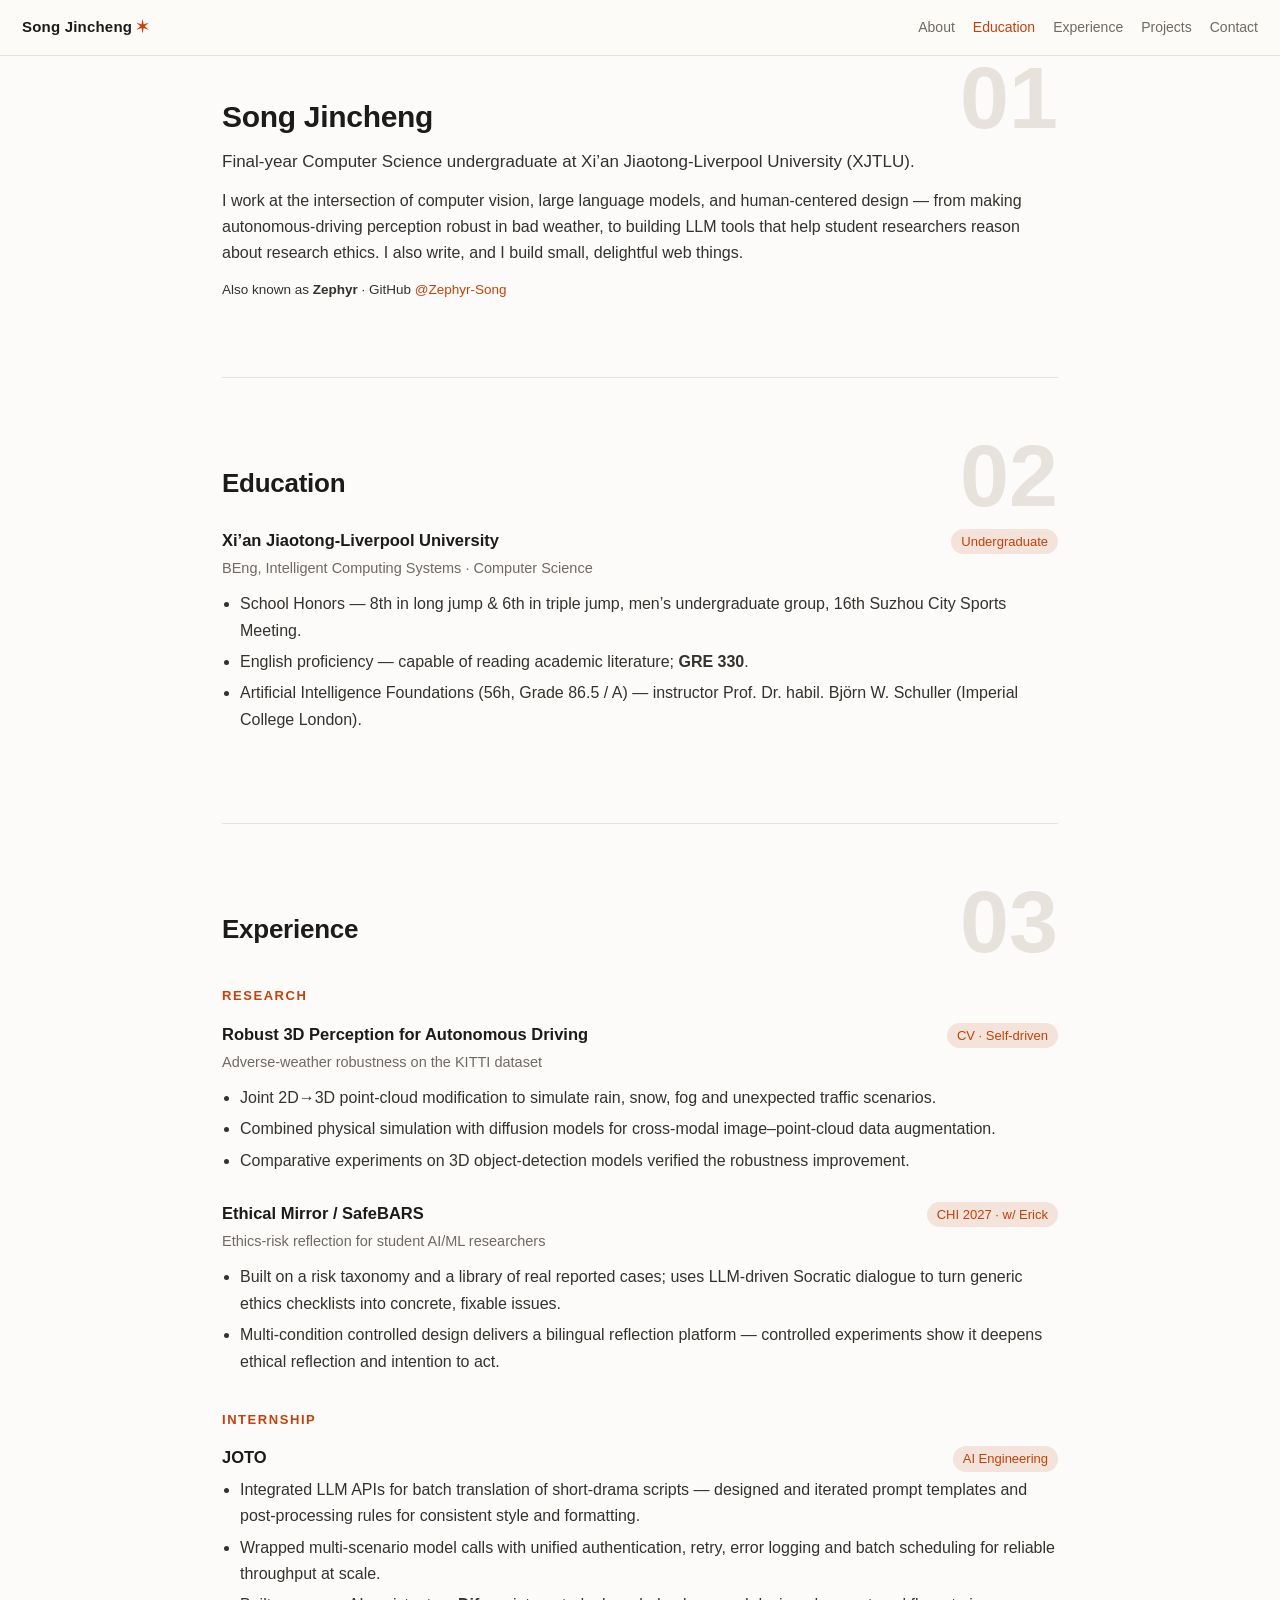
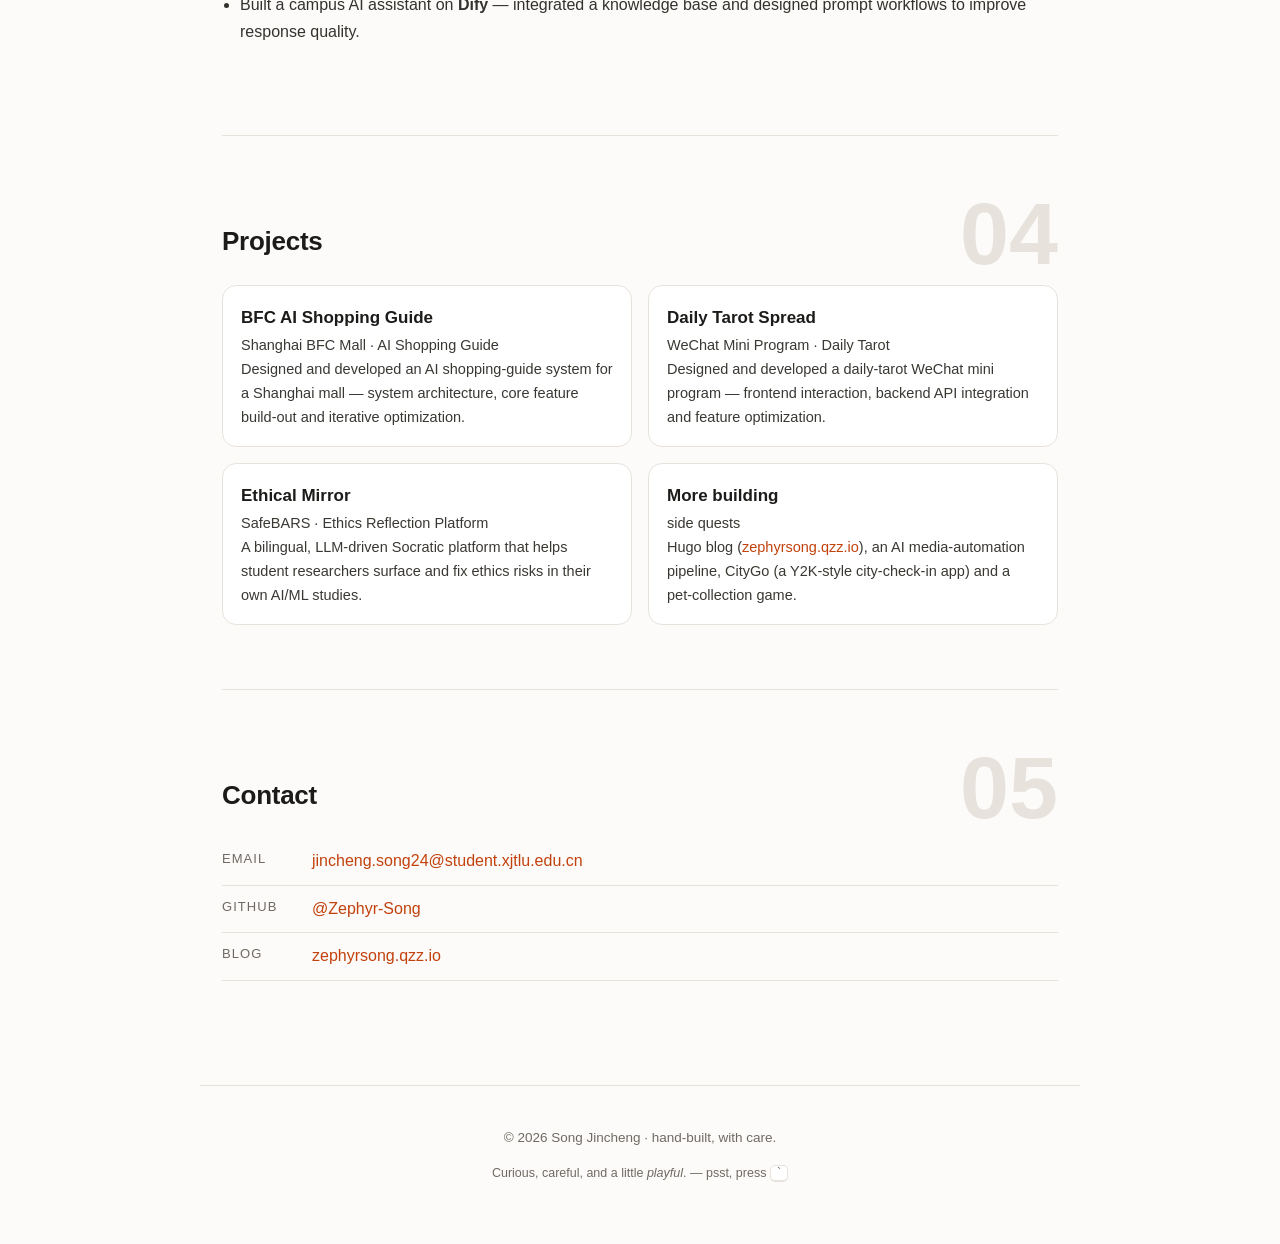
<file: index.html>
<!DOCTYPE html>
<html lang="en">
<head>
  <meta charset="utf-8">
  <meta name="viewport" content="width=device-width, initial-scale=1">
  <title>Song Jincheng</title>
  <meta name="description" content="Song Jincheng — CS undergraduate at XJTLU. CV, research, projects and contact.">
  <link rel="stylesheet" href="assets/css/style.css">
</head>
<body>

    <header class="nav" id="top">
      <a class="brand" href="#top">Song Jincheng <span class="brand-mark">&#10038;</span></a>
      <nav class="nav-links">
        <a href="#about">About</a>
        <a href="#education">Education</a>
        <a href="#experience">Experience</a>
        <a href="#projects">Projects</a>
        <a href="#contact">Contact</a>
      </nav>
    </header>
<main>

    <section class="section" id="about">
      <div class="sec-num">01</div>
      <div class="about-inner">
        <div class="about-text">
          <h1>Song Jincheng</h1>
          <p class="lede">Final-year Computer Science undergraduate at Xi&rsquo;an Jiaotong-Liverpool University (XJTLU).</p>
          <p>I work at the intersection of computer vision, large language models, and human-centered design &mdash; from making autonomous-driving perception robust in bad weather, to building LLM tools that help student researchers reason about research ethics. I also write, and I build small, delightful web things.</p>
          <p class="micro">Also known as <strong>Zephyr</strong> &middot; GitHub <a href="https://github.com/Zephyr-Song" target="_blank" rel="noopener">@Zephyr-Song</a></p>
        </div>
      </div>
    </section>

    <section class="section" id="education">
      <div class="sec-num">02</div>
      <h2>Education</h2>
      <div class="entry">
        <div class="entry-head">
          <span class="entry-where">Xi&rsquo;an Jiaotong-Liverpool University</span>
          <span class="entry-when">Undergraduate</span>
        </div>
        <div class="entry-sub">BEng, Intelligent Computing Systems &middot; Computer Science</div>
        <ul class="bullets">
          <li>School Honors &mdash; 8th in long jump &amp; 6th in triple jump, men&rsquo;s undergraduate group, 16th Suzhou City Sports Meeting.</li>
          <li>English proficiency &mdash; capable of reading academic literature; <strong>GRE 330</strong>.</li>
          <li>Artificial Intelligence Foundations (56h, Grade 86.5 / A) &mdash; instructor Prof. Dr. habil. Bj&ouml;rn W. Schuller (Imperial College London).</li>
        </ul>
      </div>
    </section>

    <section class="section" id="experience">
      <div class="sec-num">03</div>
      <h2>Experience</h2>

      <h3 class="grp">Research</h3>
      <div class="entry">
        <div class="entry-head"><span class="entry-where">Robust 3D Perception for Autonomous Driving</span><span class="entry-when">CV &middot; Self-driven</span></div>
        <div class="entry-sub">Adverse-weather robustness on the KITTI dataset</div>
        <ul class="bullets">
          <li>Joint 2D&rarr;3D point-cloud modification to simulate rain, snow, fog and unexpected traffic scenarios.</li>
          <li>Combined physical simulation with diffusion models for cross-modal image&ndash;point-cloud data augmentation.</li>
          <li>Comparative experiments on 3D object-detection models verified the robustness improvement.</li>
        </ul>
      </div>
      <div class="entry">
        <div class="entry-head"><span class="entry-where">Ethical Mirror / SafeBARS</span><span class="entry-when">CHI 2027 &middot; w/ Erick</span></div>
        <div class="entry-sub">Ethics-risk reflection for student AI/ML researchers</div>
        <ul class="bullets">
          <li>Built on a risk taxonomy and a library of real reported cases; uses LLM-driven Socratic dialogue to turn generic ethics checklists into concrete, fixable issues.</li>
          <li>Multi-condition controlled design delivers a bilingual reflection platform &mdash; controlled experiments show it deepens ethical reflection and intention to act.</li>
        </ul>
      </div>

      <h3 class="grp">Internship</h3>
      <div class="entry">
        <div class="entry-head"><span class="entry-where">JOTO</span><span class="entry-when">AI Engineering</span></div>
        <ul class="bullets">
          <li>Integrated LLM APIs for batch translation of short-drama scripts &mdash; designed and iterated prompt templates and post-processing rules for consistent style and formatting.</li>
          <li>Wrapped multi-scenario model calls with unified authentication, retry, error logging and batch scheduling for reliable throughput at scale.</li>
          <li>Built a campus AI assistant on <strong>Dify</strong> &mdash; integrated a knowledge base and designed prompt workflows to improve response quality.</li>
        </ul>
      </div>
    </section>

    <section class="section" id="projects">
      <div class="sec-num">04</div>
      <h2>Projects</h2>
      <div class="cards">
        <div class="card">
          <h3>BFC AI Shopping Guide</h3>
          <p class="card-sub">Shanghai BFC Mall &middot; AI Shopping Guide</p>
          <p>Designed and developed an AI shopping-guide system for a Shanghai mall &mdash; system architecture, core feature build-out and iterative optimization.</p>
        </div>
        <div class="card">
          <h3>Daily Tarot Spread</h3>
          <p class="card-sub">WeChat Mini Program &middot; Daily Tarot</p>
          <p>Designed and developed a daily-tarot WeChat mini program &mdash; frontend interaction, backend API integration and feature optimization.</p>
        </div>
        <div class="card">
          <h3>Ethical Mirror</h3>
          <p class="card-sub">SafeBARS &middot; Ethics Reflection Platform</p>
          <p>A bilingual, LLM-driven Socratic platform that helps student researchers surface and fix ethics risks in their own AI/ML studies.</p>
        </div>
        <div class="card">
          <h3>More building</h3>
          <p class="card-sub">side quests</p>
          <p>Hugo blog (<a href="https://zephyrsong.qzz.io" target="_blank" rel="noopener">zephyrsong.qzz.io</a>), an AI media-automation pipeline, CityGo (a Y2K-style city-check-in app) and a pet-collection game.</p>
        </div>
      </div>
    </section>

    <section class="section" id="contact">
      <div class="sec-num">05</div>
      <h2>Contact</h2>
      <ul class="contact-list">
        <li><span>Email</span><a href="mailto:jincheng.song24@student.xjtlu.edu.cn">jincheng.song24@student.xjtlu.edu.cn</a></li>
        <li><span>GitHub</span><a href="https://github.com/Zephyr-Song" target="_blank" rel="noopener">@Zephyr-Song</a></li>
        <li><span>Blog</span><a href="https://zephyrsong.qzz.io" target="_blank" rel="noopener">zephyrsong.qzz.io</a></li>
      </ul>
    </section>
</main>

    <footer class="footer">
      <p>&copy; 2026 Song Jincheng &middot; hand-built, with care.</p>
      <p class="foot-note">Curious, careful, and a little <em>playful</em>. &mdash; psst, press <kbd>`</kbd></p>
    </footer>
<script src="assets/js/main.js"></script>
</body>
</html>
</file>
<file: assets/css/style.css>
:root{
  --bg:#fcfbf9;
  --fg:#1c1b19;
  --muted:#6f6a63;
  --line:#e7e3dc;
  --accent:#c2410c;
  --accent-soft:#f3e3da;
  --card:#ffffff;
  --maxw:880px;
  --nav-h:56px;
  --sans:-apple-system,BlinkMacSystemFont,"Segoe UI",Roboto,"Helvetica Neue","PingFang SC","Hiragino Sans GB","Microsoft YaHei",sans-serif;
}
*{box-sizing:border-box;}
html{scroll-behavior:smooth;}
body{
  margin:0;background:var(--bg);color:var(--fg);
  font-family:var(--sans);font-size:16px;line-height:1.65;
  -webkit-font-smoothing:antialiased;
}
a{color:var(--accent);text-decoration:none;}
a:hover{text-decoration:underline;}

/* ---------- nav ---------- */
.nav{
  position:fixed;top:0;left:0;right:0;height:var(--nav-h);z-index:50;
  display:flex;align-items:center;justify-content:space-between;
  padding:0 22px;background:rgba(252,251,249,.86);
  backdrop-filter:saturate(180%) blur(10px);border-bottom:1px solid var(--line);
}
.brand{font-weight:700;letter-spacing:.2px;color:var(--fg);font-size:15px;}
.brand:hover{text-decoration:none;}
.brand-mark{color:var(--accent);}
.nav-links{display:flex;gap:18px;}
.nav-links a{color:var(--muted);font-size:14px;font-weight:500;}
.nav-links a:hover,.nav-links a.active{color:var(--accent);text-decoration:none;}

/* ---------- layout ---------- */
main{max-width:var(--maxw);margin:0 auto;padding:0 22px;}
.section{position:relative;padding:84px 0 64px;border-top:1px solid var(--line);scroll-margin-top:var(--nav-h);}
.section:first-of-type{border-top:none;}
.sec-num{
  position:absolute;top:54px;right:0;font-size:88px;font-weight:800;
  color:var(--line);line-height:1;user-select:none;pointer-events:none;
}
h2{font-size:26px;margin:0 0 22px;letter-spacing:-.01em;}
h3.grp{font-size:13px;text-transform:uppercase;letter-spacing:.12em;color:var(--accent);margin:34px 0 14px;}
.cn{color:var(--muted);font-weight:500;font-size:.78em;margin-left:.3em;}
.sec-note{color:var(--muted);margin:-12px 0 22px;font-size:14.5px;}

/* ---------- about ---------- */
.about-inner{display:flex;gap:26px;align-items:flex-start;margin-top:8px;}
.avatar{width:104px;height:104px;border-radius:50%;object-fit:cover;border:1px solid var(--line);flex:none;}
.about-text h1{font-size:30px;margin:0 0 6px;letter-spacing:-.01em;}
.lede{font-size:17px;color:var(--fg);margin:0 0 12px;}
.about-text p{margin:0 0 12px;color:#34322e;}
.micro{font-size:13.5px;color:var(--muted);}

/* ---------- entries ---------- */
.entry{margin-bottom:26px;}
.entry-head{display:flex;justify-content:space-between;align-items:baseline;gap:12px;flex-wrap:wrap;}
.entry-where{font-weight:650;font-size:16.5px;}
.entry-when{font-size:13px;color:var(--accent);background:var(--accent-soft);padding:2px 10px;border-radius:999px;white-space:nowrap;}
.entry-sub{color:var(--muted);font-size:14.5px;margin:3px 0 10px;}
.bullets{margin:0;padding-left:18px;color:#34322e;}
.bullets li{margin:5px 0;}

/* ---------- cards ---------- */
.cards{display:grid;grid-template-columns:repeat(2,1fr);gap:16px;}
.card{background:var(--card);border:1px solid var(--line);border-radius:14px;padding:18px 18px 16px;transition:transform .15s ease,box-shadow .15s ease;}
.card:hover{transform:translateY(-3px);box-shadow:0 8px 24px rgba(0,0,0,.06);}
.card h3{margin:0 0 2px;font-size:17px;}
.card-sub{color:var(--accent);font-size:13px;margin:0 0 10px;font-weight:500;}
.card p{margin:0;font-size:14.5px;color:#3a3833;}

/* ---------- book reviews ---------- */
.rev-grid{display:grid;grid-template-columns:repeat(2,1fr);gap:12px;}
.rev{display:block;background:var(--card);border:1px solid var(--line);border-radius:12px;padding:13px 15px;transition:border-color .15s ease,transform .15s ease;}
.rev:hover{border-color:var(--accent);transform:translateY(-2px);text-decoration:none;}
.rev-title{display:block;font-weight:600;color:var(--fg);font-size:15px;margin-bottom:7px;}
.rev-meta{display:flex;align-items:center;gap:8px;flex-wrap:wrap;}
.rev-date{font-size:12.5px;color:var(--muted);}
.tag{font-size:11px;color:var(--accent);background:var(--accent-soft);padding:1px 8px;border-radius:999px;}

/* ---------- music ---------- */
.song-grid{display:grid;grid-template-columns:repeat(auto-fill,minmax(220px,1fr));gap:10px;}
.song{display:block;padding:10px 12px;border:1px solid var(--line);border-left:3px solid var(--accent);border-radius:8px;color:var(--fg);transition:background .15s ease;}
.song:hover{text-decoration:none;background:#faf8f5;}
.song-name{display:block;font-weight:600;font-size:14px;line-height:1.3;}
.song-artist{display:block;font-size:12.5px;color:var(--accent);margin-top:2px;}
.song-album{display:block;font-size:12px;color:var(--muted);margin-top:1px;overflow:hidden;text-overflow:ellipsis;white-space:nowrap;}

/* ---------- contact ---------- */
.contact-list{list-style:none;padding:0;margin:0;}
.contact-list li{display:flex;gap:16px;padding:10px 0;border-bottom:1px solid var(--line);}
.contact-list span{width:74px;color:var(--muted);font-size:13px;text-transform:uppercase;letter-spacing:.08em;flex:none;}

/* ---------- footer ---------- */
.footer{max-width:var(--maxw);margin:40px auto 0;padding:28px 22px 60px;border-top:1px solid var(--line);color:var(--muted);font-size:13.5px;text-align:center;}
.foot-note{margin:6px 0 0;font-size:12.5px;}
.foot-note kbd{background:var(--card);border:1px solid var(--line);border-bottom-width:2px;border-radius:5px;padding:0 6px;font-family:var(--sans);}

/* ---------- book reviews (inline, collapsible) ---------- */
.rev-list{display:flex;flex-direction:column;gap:10px;}
.rev-item{background:var(--card);border:1px solid var(--line);border-radius:12px;overflow:hidden;}
.rev-item>summary{list-style:none;cursor:pointer;padding:13px 16px;display:flex;flex-direction:column;gap:6px;transition:background .15s ease;}
.rev-item>summary::-webkit-details-marker{display:none;}
.rev-item>summary:hover{background:#faf8f5;}
.rev-item[open]>summary{background:#faf8f5;border-bottom:1px solid var(--line);}
.rev-title{font-weight:650;font-size:15.5px;color:var(--fg);}
.rev-meta{display:flex;align-items:center;gap:8px;flex-wrap:wrap;}
.rev-date{font-size:12.5px;color:var(--muted);}
.rev-body{padding:6px 18px 18px;color:#34322e;font-size:15px;line-height:1.75;}
.rev-body h3{font-size:17px;margin:18px 0 8px;}
.rev-body h2{font-size:19px;margin:18px 0 8px;}
.rev-body p{margin:10px 0;}
.rev-body blockquote{margin:12px 0;padding:4px 14px;border-left:3px solid var(--accent);color:var(--muted);}
.rev-body a{text-decoration:underline;}

/* ---------- responsive ---------- */
@media (max-width:640px){
  .nav-links{gap:12px;font-size:13px;}
  .nav-links a{font-size:13px;}
  .sec-num{font-size:64px;top:60px;}
  .about-inner{flex-direction:column;gap:16px;}
  .cards,.rev-grid{grid-template-columns:1fr;}
  .song-grid{grid-template-columns:repeat(auto-fill,minmax(100px,1fr));}
}
@media (max-width:420px){
  .nav{padding:0 12px;}
  .nav-links{gap:9px;}
}
</file>
